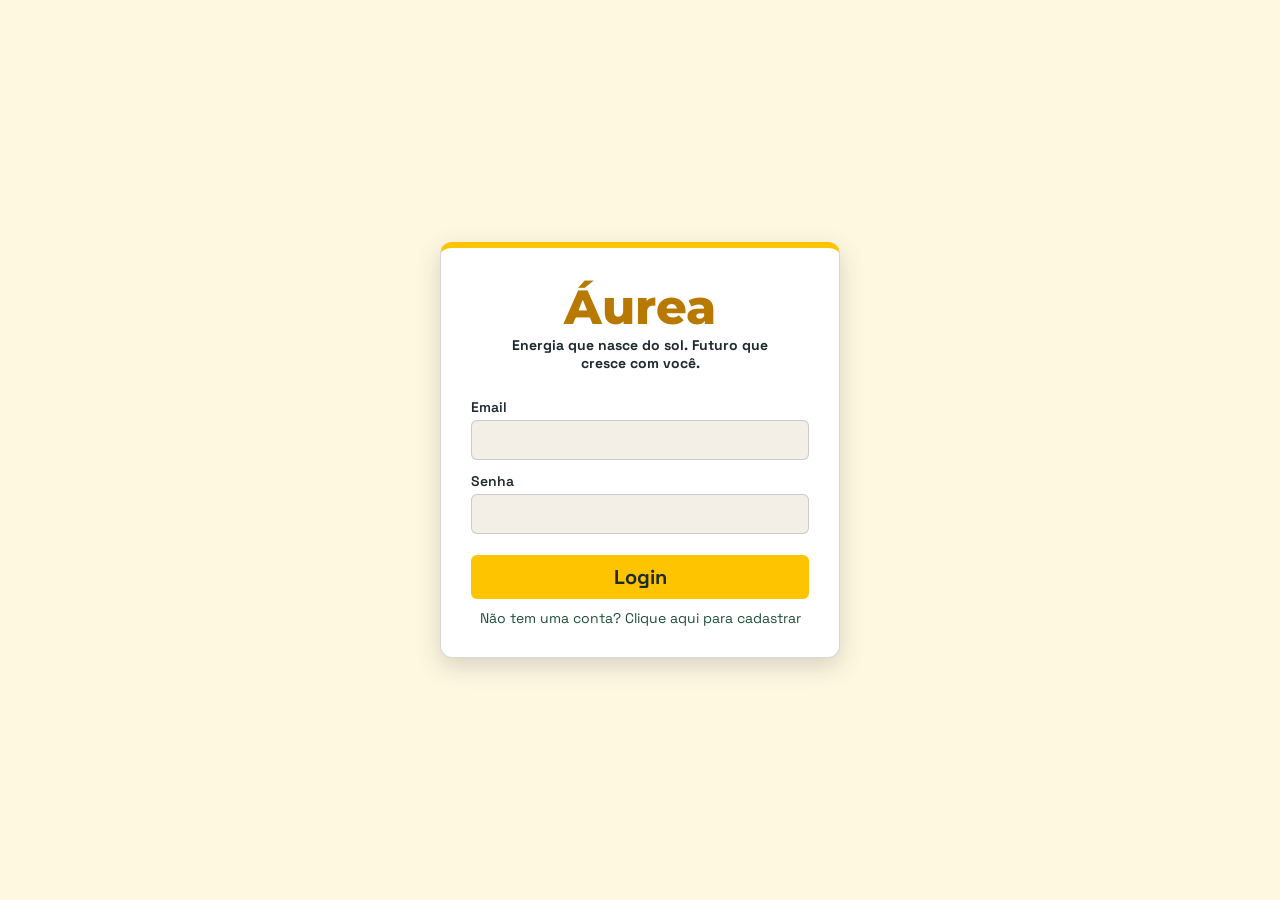
<file: index.html>
<!DOCTYPE html>
<html lang="en">
<head>
    <meta charset="UTF-8">
    <meta name="viewport" content="width=device-width, initial-scale=1.0">
    <title>Document</title>
    <link rel="preconnect" href="https://fonts.googleapis.com">
    <link rel="preconnect" href="https://fonts.gstatic.com" crossorigin>
    <link href="https://fonts.googleapis.com/css2?family=Inter:ital,opsz,wght@0,14..32,100..900;1,14..32,100..900&family=Montserrat:wght@700;800&family=Space+Grotesk:wght@300..700&display=swap" rel="stylesheet">
    <link rel="stylesheet" href="shared/base.css">
    <link rel="stylesheet" href="login/login.css">
    <script src="login/login.js" defer></script>
</head>
<body>
  <section id="mainContainer">
    <header>
      <h1>Áurea</h1>
      <h2>Energia que nasce do sol. Futuro que cresce com você.</h2>
    </header>
    <div id="loginContainer">
      <form id="loginForm">
        <div>
          <label for="emailInputLogin">Email</label>
          <input type="email" name="email" id="emailInputLogin">
        </div>
        
        <div>
          <label for="passwordInputLogin">Senha</label>
          <input type="password" id="passwordInputLogin">
        </div>

        <input type="button" value="Login" id="loginButton">
      </form>
      <span class="toggleSpan">Não tem uma conta? Clique aqui para cadastrar</span>
    </div>
    <div id="registerContainer" class="hidden">
      <form id="registerForm">
        <div>
          <label for="nameInput">Nome</label>
          <input type="text" id="nameInput">
        </div>

        <div>
          <label for="ageInput">Idade</label>
          <input type="number" id="ageInput">
        </div>
        
        <div>
          <label for="emailInput">Email</label>
          <input type="email" name="email" id="emailInput">
        </div>
        
        <div>
          <label for="passwordInput">Senha</label>
          <input type="password" name="password" id="passwordInput">
        </div>
        
        <div>
          <label for="passwordConfirmInput">Confirmar senha</label>
          <input type="password" name="passwordConfirm" id="passwordConfirmInput">
        </div>
        <input type="button" value="Cadastrar">
      </form>
      <span class="toggleSpan">Já tem uma conta? Clique aqui para fazer login</span>
    </div>
  </section>
</body>
</html>
</file>
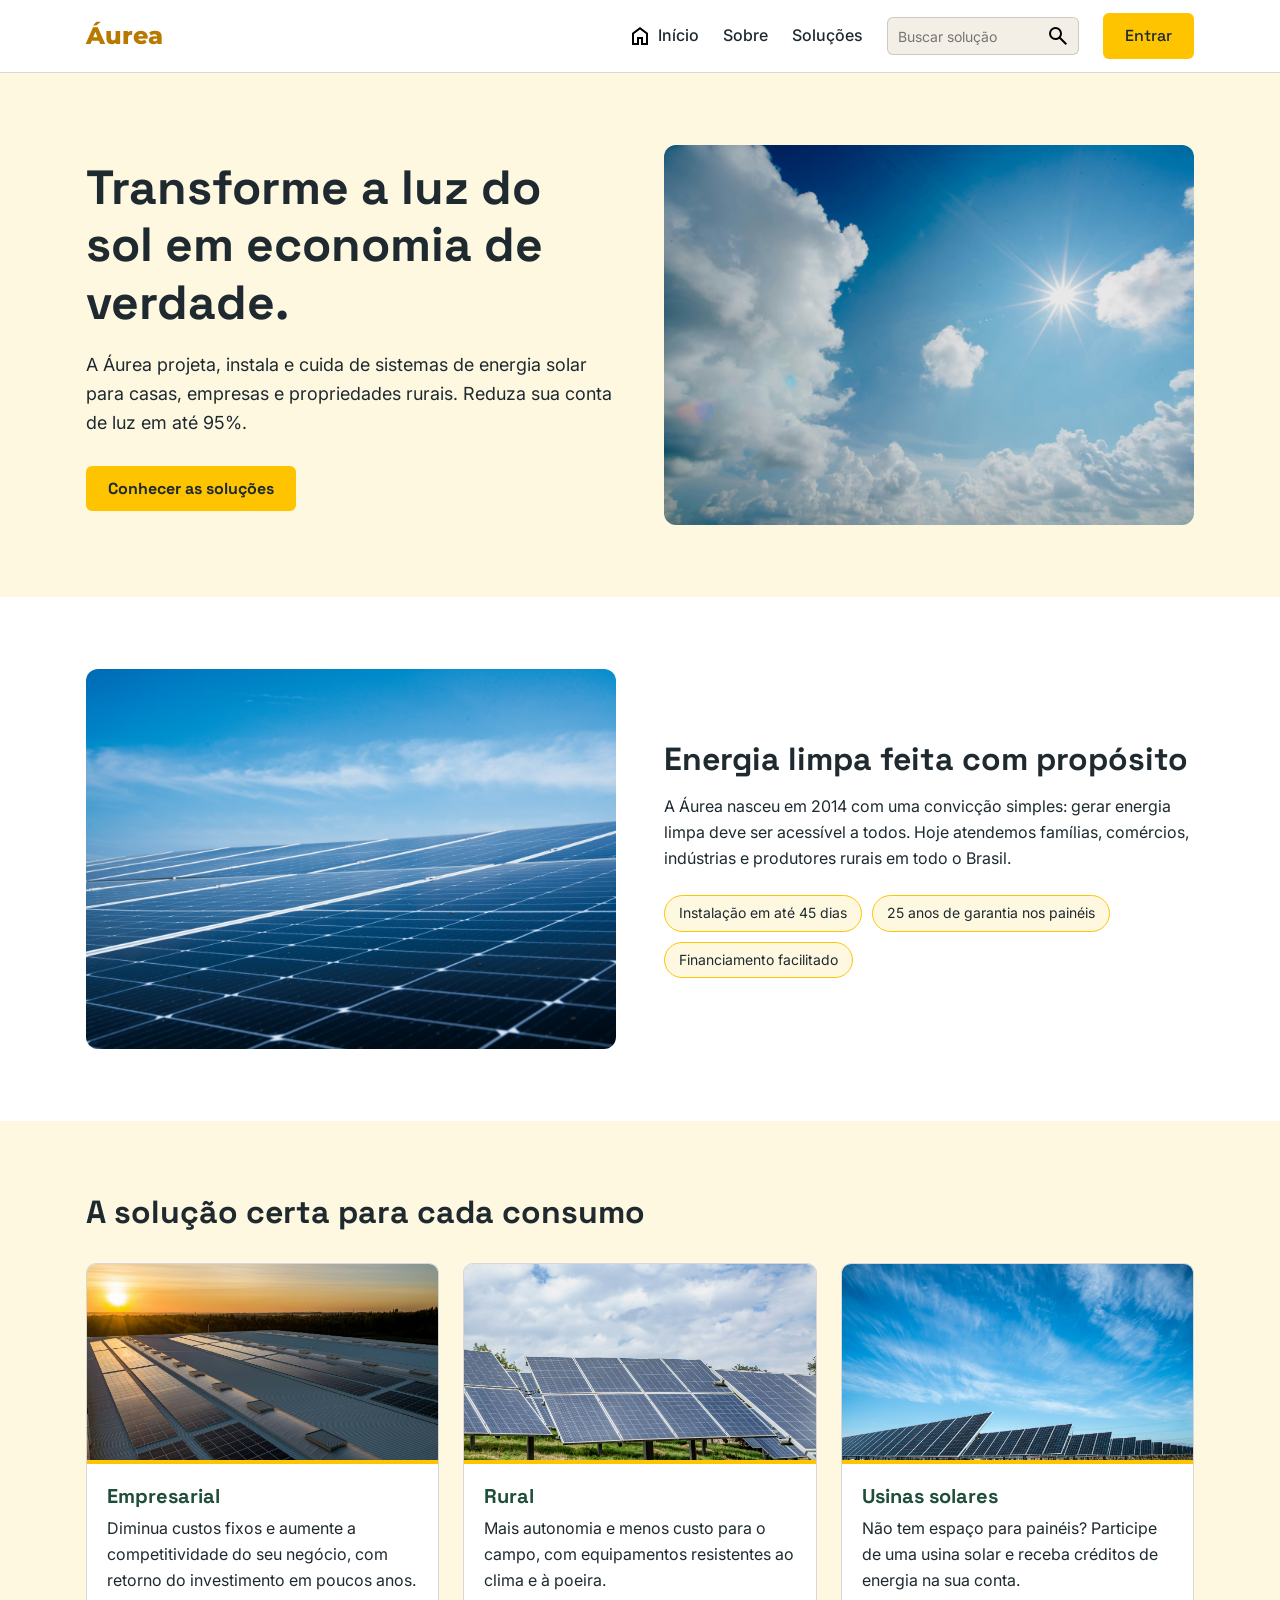
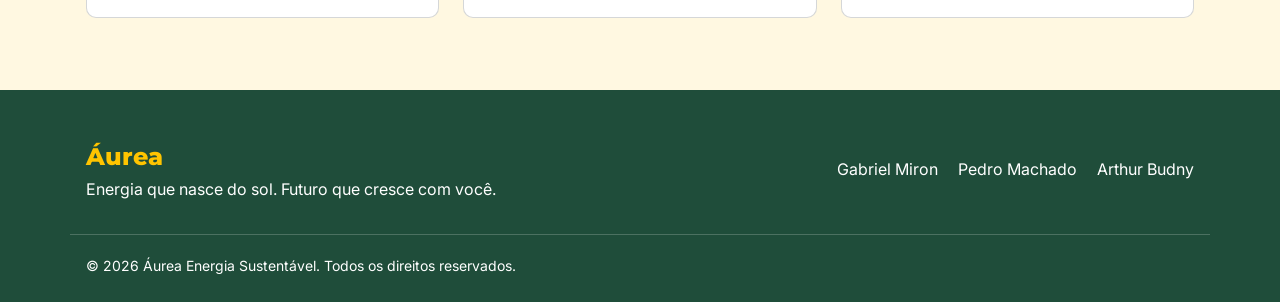
<file: main/main.html>
<!DOCTYPE html>
<html lang="pt-BR">
<head>
  <meta charset="UTF-8">
  <meta name="viewport" content="width=device-width, initial-scale=1.0">
  <title>Áurea Energia Sustentável</title>
  <link rel="preconnect" href="https://fonts.googleapis.com">
  <link rel="preconnect" href="https://fonts.gstatic.com" crossorigin>
  <link href="https://fonts.googleapis.com/css2?family=Inter:ital,opsz,wght@0,14..32,100..900;1,14..32,100..900&family=Montserrat:wght@700;800&family=Space+Grotesk:wght@300..700&display=swap" rel="stylesheet">
  <link rel="stylesheet" href="../shared/base.css">
  <link rel="stylesheet" href="main.css">
  <script src="main.js" defer></script>
</head>
<body>
  <header id="topo">
    <div class="container header-content">
      <a href="#inicio" class="logo">Áurea</a>

      <nav id="mainNav">
        <ul>
          <li>
            <a href="#inicio" class="nav-home">
              <img src="../assets/home_24dp_000000_FILL0_wght400_GRAD0_opsz24.svg" alt="" class="icon">
              Início
            </a>
          </li>
          <li><a href="#sobre">Sobre</a></li>
          <li><a href="#solucoes">Soluções</a></li>
          <li>
            <form id="searchForm" class="search">
              <input type="search" id="searchInput" placeholder="Buscar solução" aria-label="Buscar solução">
              <button type="submit">
                <img src="../assets/search_24dp_000000_FILL0_wght400_GRAD0_opsz24.svg" alt="Buscar" class="icon">
              </button>
            </form>
          </li>
          <li><a href="../index.html" class="button">Entrar</a></li>
        </ul>
      </nav>
    </div>
  </header>

  <main>
    <section id="inicio" class="hero">
      <div class="container hero-content">
        <div>
          <h1>Transforme a luz do sol em economia de verdade.</h1>
          <p>A Áurea projeta, instala e cuida de sistemas de energia solar para casas, empresas e propriedades rurais. Reduza sua conta de luz em até 95%.</p>
          <a href="#solucoes" class="button">Conhecer as soluções</a>
        </div>
        <img src="../assets/chuttersnap-TSgwbumanuE-unsplash.jpg" alt="Sol brilhando em um céu azul com nuvens" class="hero-image">
      </div>
    </section>

    <section id="sobre" class="section-white">
      <div class="container about">
        <img src="../assets/soren-h-omfN1pW-n2Y-unsplash.jpg" alt="Painéis solares sob o céu azul" class="about-image">
        <div>
          <h2>Energia limpa feita com propósito</h2>
          <p>A Áurea nasceu em 2014 com uma convicção simples: gerar energia limpa deve ser acessível a todos. Hoje atendemos famílias, comércios, indústrias e produtores rurais em todo o Brasil.</p>
          <ul class="badges">
            <li>Instalação em até 45 dias</li>
            <li>25 anos de garantia nos painéis</li>
            <li>Financiamento facilitado</li>
          </ul>
        </div>
      </div>
    </section>

    <section id="solucoes" class="section-cream">
      <div class="container">
        <h2>A solução certa para cada consumo</h2>

        <div class="grid-3">
          <article class="card">
            <img src="../assets/nuno-marques-0GbrjL3vZF4-unsplash.jpg" alt="Painéis solares no telhado de um galpão ao pôr do sol">
            <h3>Empresarial</h3>
            <p>Diminua custos fixos e aumente a competitividade do seu negócio, com retorno do investimento em poucos anos.</p>
          </article>
          <article class="card">
            <img src="../assets/sasun-bughdaryan-PRJDZIHKNzU-unsplash.jpg" alt="Painéis solares instalados em um campo gramado">
            <h3>Rural</h3>
            <p>Mais autonomia e menos custo para o campo, com equipamentos resistentes ao clima e à poeira.</p>
          </article>
          <article class="card">
            <img src="../assets/american-public-power-association-XGAZzyLzn18-unsplash.jpg" alt="Usina solar com várias fileiras de painéis">
            <h3>Usinas solares</h3>
            <p>Não tem espaço para painéis? Participe de uma usina solar e receba créditos de energia na sua conta.</p>
          </article>
        </div>
      </div>
    </section>
  </main>

  <footer>
    <div class="container footer-content">
      <div>
        <p class="logo">Áurea</p>
        <p>Energia que nasce do sol. Futuro que cresce com você.</p>
      </div>

      <nav>
        <ul class="footer-links">
          <li><a href="https://gabrielcotrimmiron.github.io/programacao-web-front-end/">Gabriel Miron</a></li>
          <li><a href="https://pedromachado-nt.github.io/CurriculoPedroMachado/">Pedro Machado</a></li>
          <li><a href="https://budnyy.github.io/frontend-universidade/">Arthur Budny</a></li>
        </ul>
      </nav>
    </div>

    <p class="container copyright">© 2026 Áurea Energia Sustentável. Todos os direitos reservados.</p>
  </footer>
</body>
</html>
</file>
<file: shared/base.css>
@charset "UTF-8";

*{
  margin: 0;
  padding: 0;
  box-sizing: border-box;
}

:root{
  --auYellow: #FFC400;
  --auMidYellow: #F5A800;
  --auDarkYellow: #B87900;
  --auWhite :#FFF8E1;
  --auAlternateWhite: #F3EFE6;
  --auGreen: #1F4D3A;
  --auLightGreen: #7BB661;
  --auBlack: #1E2A2F;
  --auBlackDetail: #1e2a2f2f;
  --auPureWhite: #FFFFFF;

  --text-body: 1rem;
  --text-small: 0.875rem;
  --text-caption: 0.75em;
  --heading-sm: 1.25rem;
  --heading-md: 1.5rem;
  --heading-lg: 2rem;
  --heading-xlg: 3rem;
}

body{
  background-color: var(--auWhite);
  font-family: "Space Grotesk", sans-serif;
}
</file>
<file: login/login.css>
body{
  min-height: 100vh;
  width: 100%;
  display: flex;
  justify-content: center;
  align-items: center;
  padding: 16px;
  color: var(--auBlack);
}

#mainContainer{
  width: 400px;
  max-width: 100%;

  display: flex;
  flex-flow: column nowrap;

  background-color: var(--auPureWhite);
  border: 1px solid var(--auBlackDetail);
  border-top: 6px solid var(--auYellow);
  border-radius: 12px;
  box-shadow: 0 8px 24px var(--auBlackDetail);

  padding: 30px;
}

header{
  margin-bottom: 20px;
  text-align: center;
}

h1{
  font-family: "Montserrat", sans-serif;
  font-weight: 800;
  font-size: var(--heading-xlg);
  color: var(--auDarkYellow);
}

h2{
  font-size: var(--text-small);
  max-width: 280px;
  margin: 0 auto;
}

form{
  display: flex;
  flex-flow: column nowrap;
}

form label{
  display: block;
  margin-bottom: 4px;
  font-size: var(--text-small);
  font-weight: 600;
  color: var(--auBlack);
}

form input:not([type="button"]){
  height: 40px;
  width: 100%;
  padding: 0 10px;

  font-family: inherit;
  font-size: var(--text-body);
  color: var(--auBlack);

  border-radius: 6px;
  border: 1px solid var(--auBlackDetail);
  background-color: var(--auAlternateWhite);
}

form input:not([type="button"]):focus{
  outline: none;
  border-color: var(--auMidYellow);
  background-color: var(--auWhite);
  box-shadow: 0 0 0 3px #FFC40040;
}

form input[type="button"]{
  background-color: var(--auYellow);
  color: var(--auBlack);
  height: 44px;
  border: none;
  border-radius: 6px;
  cursor: pointer;

  font-family: inherit;
  font-weight: 700;
  font-size: var(--heading-sm);

  margin: 15px 0 10px;
  transition: background-color 0.2s;
}

form input[type="button"]:hover{
  background-color: var(--auMidYellow);
}

form div{
  margin: 6px 0;
}

.toggleSpan{
  display: block;
  text-align: center;
  font-size: var(--text-small);
  color: var(--auGreen);
  cursor: pointer;
}

.toggleSpan:hover{
  color: var(--auLightGreen);
  text-decoration: underline;
}

.hidden{
  display: none;
}
</file>
<file: main/main.css>
body{
  font-family: "Inter", Arial, sans-serif;
  color: var(--auBlack);
  line-height: 1.6;
}

h1, h2, h3{
  font-family: "Space Grotesk", sans-serif;
  line-height: 1.2;
}

h2{
  font-size: var(--heading-lg);
  margin-bottom: 16px;
}

h3{
  font-size: var(--heading-sm);
  margin-bottom: 8px;
}

a{
  color: inherit;
}

ul{
  list-style: none;
}

img{
  display: block;
  max-width: 100%;
}

.container{
  width: 100%;
  max-width: 1140px;
  margin: 0 auto;
  padding: 0 16px;
}

section{
  padding: 72px 0;
}

.section-white{ background-color: var(--auPureWhite); }
.section-cream{ background-color: var(--auWhite); }

.icon{
  width: 24px;
  height: 24px;
}

.logo{
  font-family: "Montserrat", sans-serif;
  font-size: var(--heading-md);
  font-weight: 800;
  color: var(--auDarkYellow);
  text-decoration: none;
}

/* ---------- Botões ---------- */

.button{
  display: inline-block;
  padding: 10px 22px;

  background-color: var(--auYellow);
  color: var(--auBlack);
  border-radius: 6px;

  font-family: "Space Grotesk", sans-serif;
  font-weight: 700;
  text-decoration: none;
}

.button:hover{
  background-color: var(--auMidYellow);
}

/* ---------- Cabeçalho ---------- */

#topo{
  position: sticky;
  top: 0;
  z-index: 10;
  background-color: var(--auPureWhite);
  border-bottom: 1px solid var(--auBlackDetail);
}

.header-content{
  display: flex;
  align-items: center;
  justify-content: space-between;
  height: 72px;
}

#mainNav ul{
  display: flex;
  align-items: center;
  gap: 24px;
}

#mainNav a{
  font-weight: 500;
  text-decoration: none;
}

#mainNav a:not(.button):hover{
  color: var(--auDarkYellow);
}

.nav-home{
  display: flex;
  align-items: center;
  gap: 6px;
}

.search{
  display: flex;
  align-items: center;
  border: 1px solid var(--auBlackDetail);
  border-radius: 6px;
  background-color: var(--auAlternateWhite);
}

.search input{
  width: 150px;
  padding: 8px 10px;
  border: none;
  background-color: transparent;
  font-family: inherit;
  font-size: var(--text-small);
}

.search button{
  display: flex;
  padding: 6px 8px;
  border: none;
  background-color: transparent;
  cursor: pointer;
}

.card.hidden{
  display: none;
}

/* ---------- Hero ---------- */

.hero{
  background-color: var(--auWhite);
}

.hero-content{
  display: grid;
  grid-template-columns: 1fr 1fr;
  gap: 48px;
  align-items: center;
}

.hero h1{
  font-size: var(--heading-xlg);
  margin-bottom: 20px;
}

.hero p{
  font-size: 1.125rem;
  margin-bottom: 28px;
}

.hero-image,
.about-image{
  width: 100%;
  height: 380px;
  object-fit: cover;
  border-radius: 12px;
}

/* ---------- Sobre ---------- */

.about{
  display: grid;
  grid-template-columns: 1fr 1fr;
  gap: 48px;
  align-items: center;
}

.badges{
  display: flex;
  flex-wrap: wrap;
  gap: 10px;
  margin-top: 24px;
}

.badges li{
  padding: 6px 14px;
  background-color: var(--auWhite);
  border: 1px solid var(--auYellow);
  border-radius: 20px;
  font-size: var(--text-small);
}

/* ---------- Soluções ---------- */

.grid-3{
  display: grid;
  grid-template-columns: repeat(3, 1fr);
  gap: 24px;
  margin-top: 32px;
}

.card{
  overflow: hidden;
  background-color: var(--auPureWhite);
  border: 1px solid var(--auBlackDetail);
  border-radius: 10px;
}

.card img{
  width: 100%;
  height: 200px;
  object-fit: cover;
  border-bottom: 4px solid var(--auYellow);
}

.card h3{
  color: var(--auGreen);
  padding: 20px 20px 0;
}

.card p{
  padding: 0 20px 24px;
}

/* ---------- Rodapé ---------- */

footer{
  background-color: var(--auGreen);
  color: var(--auPureWhite);
  padding: 48px 0 24px;
}

footer .logo{
  color: var(--auYellow);
}

.footer-content{
  display: flex;
  flex-wrap: wrap;
  justify-content: space-between;
  align-items: center;
  gap: 24px;
}

.footer-links{
  display: flex;
  flex-wrap: wrap;
  gap: 20px;
}

.footer-links a{
  text-decoration: none;
}

.footer-links a:hover{
  color: var(--auLightGreen);
  text-decoration: underline;
}

.copyright{
  margin-top: 32px;
  padding-top: 20px;
  border-top: 1px solid #ffffff33;
  font-size: var(--text-small);
}

/* ---------- Responsivo ---------- */

@media (max-width: 860px){
  .header-content{
    flex-direction: column;
    justify-content: center;
    gap: 12px;
    height: auto;
    padding: 16px;
  }

  #mainNav ul{
    flex-wrap: wrap;
    justify-content: center;
    gap: 12px 20px;
  }

  .hero-content, .about, .grid-3{
    grid-template-columns: 1fr;
  }

  .hero h1{
    font-size: var(--heading-lg);
  }

  .hero-image, .about-image{
    height: 260px;
  }
}
</file>
